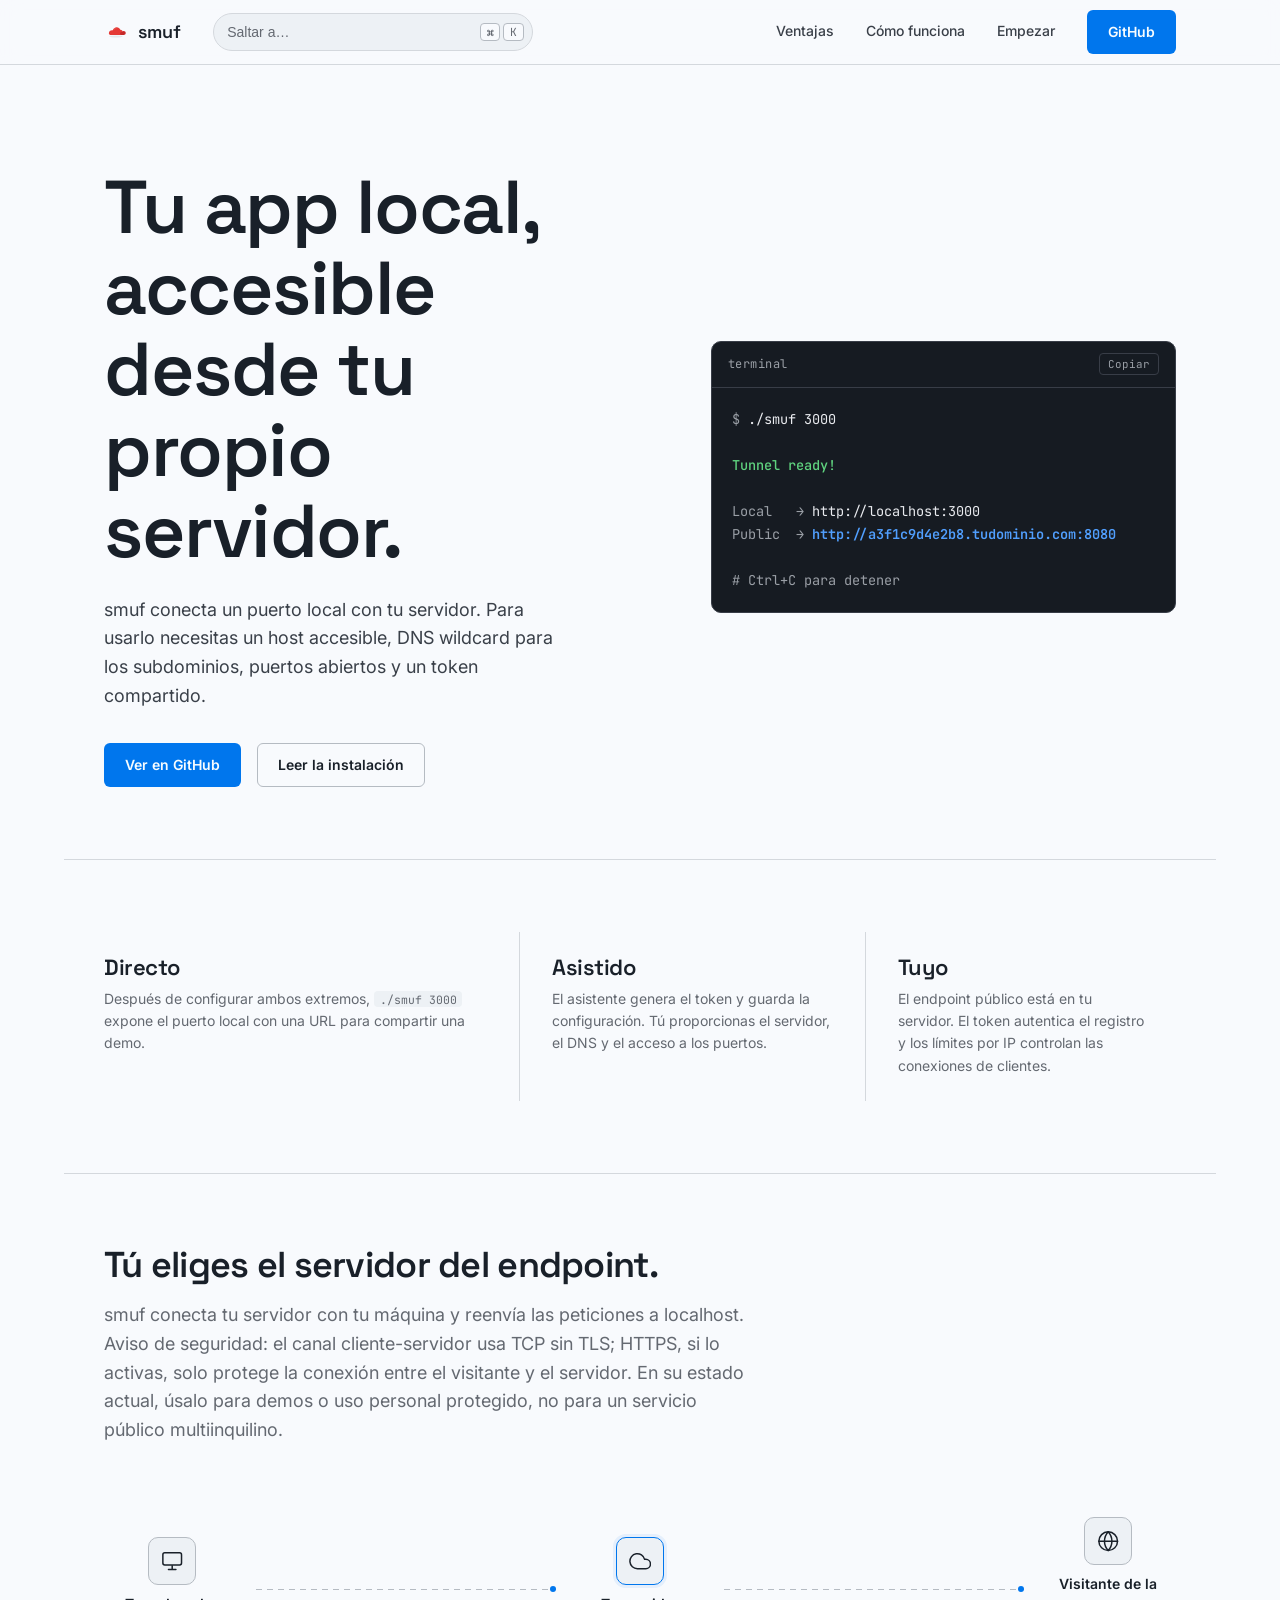
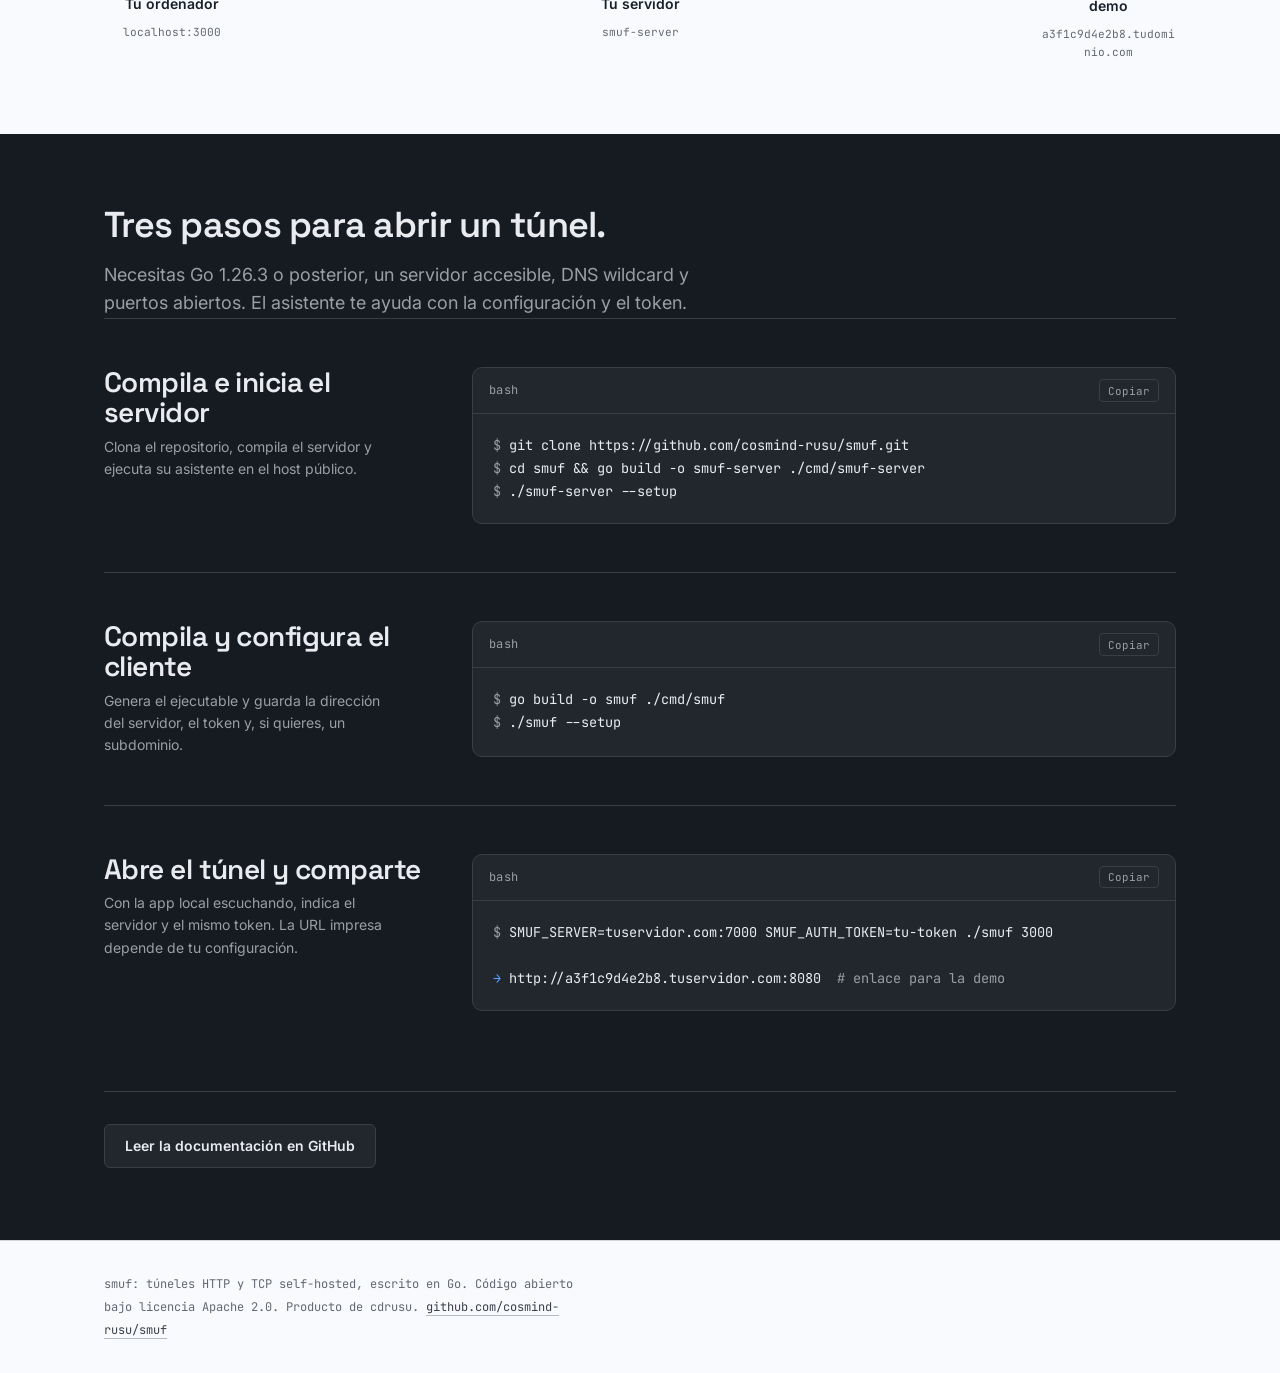
<file: web/index.html>
<!doctype html>
<html lang="es">
  <head>
    <meta charset="UTF-8" />
    <meta name="viewport" content="width=device-width, initial-scale=1, viewport-fit=cover" />
    <title>smuf: túneles HTTP y TCP self-hosted</title>
    <meta
      name="description"
      content="smuf expone servicios locales a través de tu propio servidor y dominio. Open source, self-hosted y escrito en Go."
    />
    <link rel="icon" href="logo.svg" type="image/svg+xml" />
    <link rel="preconnect" href="https://fonts.googleapis.com" />
    <link rel="preconnect" href="https://fonts.gstatic.com" crossorigin />
    <link
      href="https://fonts.googleapis.com/css2?family=Space+Grotesk:wght@500;600;700&family=Inter:wght@400;500;600&family=JetBrains+Mono:wght@400;500;600&display=swap"
      rel="stylesheet"
    />
    <link rel="stylesheet" href="tokens.css" />
    <style>
      /* Hallmark · genre: modern-minimal · macrostructure: Narrative Workflow · theme: Cobalt · enrichment: none · nav: N13 (adapted, command menu) · footer: Ft4 */

      * { box-sizing: border-box; }
      html, body { overflow-x: clip; }
      html { scroll-behavior: smooth; }

      body {
        margin: 0;
        background: var(--color-paper);
        color: var(--color-ink-2);
        font-family: var(--font-body);
        font-weight: 400;
        line-height: 1.6;
        -webkit-font-smoothing: antialiased;
      }

      h1, h2, h3 {
        font-family: var(--font-display);
        color: var(--color-ink);
        font-weight: 600;
        line-height: 1.08;
        letter-spacing: -0.02em;
        margin: 0;
        overflow-wrap: anywhere;
        min-width: 0;
      }

      p { margin: 0; }

      a { color: inherit; text-decoration: none; }

      .container {
        max-width: 72rem;
        margin-inline: auto;
        padding-inline: clamp(1.25rem, 4vw, 2.5rem);
      }

      .mono {
        font-family: var(--font-mono);
      }

      .visually-hidden {
        position: absolute; width: 1px; height: 1px; padding: 0; margin: -1px;
        overflow: hidden; clip: rect(0,0,0,0); white-space: nowrap; border: 0;
      }

      a:focus-visible,
      button:focus-visible,
      input:focus-visible {
        outline: 3px solid var(--color-focus);
        outline-offset: 2px;
      }

      /* ---------- reveal ---------- */
      /* content is visible by default; JS opts elements into the reveal effect
         once it confirms it can also flip them back on scroll */
      .js .reveal {
        opacity: 0;
        transform: translateY(10px);
        transition: opacity var(--dur-long) var(--ease-out),
                    transform var(--dur-long) var(--ease-out);
        transition-delay: calc(var(--i, 0) * 70ms);
      }
      .reveal.is-in { opacity: 1; transform: none; }

      @media (prefers-reduced-motion: reduce) {
        html { scroll-behavior: auto; }
        .reveal { transition: opacity 150ms linear !important; transform: none !important; opacity: 1 !important; }
      }

      /* ---------- buttons ---------- */
      .btn {
        display: inline-flex;
        align-items: center;
        justify-content: center;
        gap: 0.5rem;
        height: 44px;
        padding-inline: 1.25rem;
        border-radius: var(--radius-btn);
        font-family: var(--font-body);
        font-weight: 600;
        font-size: var(--text-sm);
        white-space: nowrap;
        border: 1px solid transparent;
        cursor: pointer;
        transition: background-color var(--dur-short) var(--ease-out),
                    border-color var(--dur-short) var(--ease-out),
                    transform var(--dur-micro) var(--ease-out);
      }
      .btn:active { transform: translateY(1px); }
      .btn--primary {
        background: var(--color-accent);
        color: var(--color-accent-ink);
      }
      .btn--primary:hover { background: var(--color-accent-hover); }
      .btn--ghost {
        background: transparent;
        border-color: var(--color-rule-2);
        color: var(--color-ink);
      }
      .btn--ghost:hover { border-color: var(--color-accent); color: var(--color-accent); }
      .btn--on-graphite {
        background: var(--color-graphite-2);
        border-color: var(--color-graphite-rule);
        color: var(--color-on-graphite);
      }
      .btn--on-graphite:hover { border-color: var(--color-accent); color: var(--color-accent); }

      /* ============ NAV ============ */
      .nav {
        position: sticky;
        top: 0;
        z-index: var(--z-sticky);
        border-bottom: 1px solid var(--color-rule);
        background: oklch(98.5% 0.004 250 / 0.86);
        backdrop-filter: blur(10px);
        -webkit-backdrop-filter: blur(10px);
      }
      .nav__inner {
        max-width: 72rem;
        margin-inline: auto;
        padding-inline: clamp(1.25rem, 4vw, 2.5rem);
        height: 64px;
        display: flex;
        align-items: center;
        gap: var(--space-lg);
      }
      .nav__brand {
        display: inline-flex;
        align-items: center;
        gap: 0.6rem;
        font-family: var(--font-display);
        font-weight: 600;
        font-size: var(--text-md);
        color: var(--color-ink);
        white-space: nowrap;
      }
      .nav__brand img { width: 24px; height: 24px; }

      .searchpill {
        display: flex;
        align-items: center;
        gap: 0.6rem;
        height: 38px;
        padding: 0 0.5rem 0 0.85rem;
        background: var(--color-paper-2);
        border: 1px solid var(--color-rule);
        border-radius: var(--radius-pill);
        color: var(--color-muted);
        font-size: var(--text-sm);
        cursor: pointer;
        transition: border-color var(--dur-short) var(--ease-out);
        flex: 1;
        max-width: 20rem;
        min-width: 0;
      }
      .searchpill:hover { border-color: var(--color-rule-2); }
      .searchpill__text {
        overflow: hidden;
        text-overflow: ellipsis;
        white-space: nowrap;
      }
      .searchpill__kbd {
        margin-left: auto;
        display: flex;
        gap: 0.2rem;
        flex-shrink: 0;
      }
      .searchpill kbd, .cmdk kbd {
        font-family: var(--font-mono);
        font-size: 0.7rem;
        background: var(--color-paper);
        border: 1px solid var(--color-rule-2);
        border-radius: 4px;
        padding: 0.05rem 0.35rem;
        color: var(--color-muted);
      }

      .nav__right {
        display: flex;
        align-items: center;
        gap: var(--space-lg);
        margin-left: auto;
        flex-shrink: 0;
      }
      .nav__link {
        font-size: var(--text-sm);
        font-weight: 500;
        color: var(--color-ink-2);
        white-space: nowrap;
        border-bottom: 1px solid transparent;
        transition: border-color var(--dur-short) var(--ease-out), color var(--dur-short) var(--ease-out);
      }
      .nav__link:hover { color: var(--color-ink); border-color: var(--color-accent); }

      .nav__links {
        display: flex;
        align-items: center;
        gap: var(--space-lg);
      }
      @media (max-width: 52rem) {
        .nav__links { display: none; }
      }
      @media (max-width: 30rem) {
        .searchpill__text { display: none; }
        .searchpill { max-width: none; width: 40px; height: 40px; padding: 0; justify-content: center; }
        .searchpill__kbd { display: none; }
      }

      /* ============ command palette ============ */
      .cmdk {
        position: fixed;
        inset: 0;
        z-index: var(--z-modal);
        opacity: 0;
        visibility: hidden;
        transition: opacity var(--dur-short) var(--ease-out), visibility var(--dur-short) var(--ease-out);
      }
      .cmdk.is-open { opacity: 1; visibility: visible; }
      .cmdk__backdrop {
        position: absolute;
        inset: 0;
        background: oklch(20% 0.02 258 / 0.45);
      }
      .cmdk__panel {
        position: absolute;
        top: 14vh;
        left: 50%;
        transform: translateX(-50%) translateY(-8px) scale(0.98);
        width: min(32rem, calc(100vw - 2rem));
        max-height: 70vh;
        background: var(--color-paper);
        border: 1px solid var(--color-rule);
        border-radius: var(--radius-card);
        box-shadow: 0 12px 32px oklch(24% 0.02 258 / 0.18);
        overflow: hidden;
        transition: transform var(--dur-short) var(--ease-out);
        display: flex;
        flex-direction: column;
      }
      .cmdk.is-open .cmdk__panel { transform: translateX(-50%) translateY(0) scale(1); }
      .cmdk__field {
        display: flex;
        align-items: center;
        gap: 0.6rem;
        padding: 0.9rem 1rem;
        border-bottom: 1px solid var(--color-rule);
      }
      .cmdk__field input {
        flex: 1;
        min-width: 0;
        border: 0;
        outline: 0;
        font: 400 var(--text-md) / 1.4 var(--font-body);
        background: transparent;
        color: var(--color-ink);
      }
      .cmdk__results { padding: 0.5rem; overflow-y: auto; }
      .cmdk__group {
        font-family: var(--font-mono);
        font-size: 0.68rem;
        letter-spacing: 0.08em;
        text-transform: uppercase;
        color: var(--color-muted);
        padding: 0.5rem 0.6rem 0.25rem;
      }
      .cmdk__item {
        display: flex;
        align-items: center;
        justify-content: space-between;
        width: 100%;
        padding: 0.6rem 0.75rem;
        border-radius: 6px;
        border: 0;
        background: transparent;
        color: var(--color-ink-2);
        font: 500 var(--text-sm) / 1.4 var(--font-body);
        text-align: left;
        cursor: pointer;
      }
      .cmdk__item.is-active, .cmdk__item:hover { background: var(--color-paper-2); color: var(--color-ink); }
      .cmdk__foot {
        display: flex;
        gap: 1rem;
        padding: 0.6rem 1rem;
        border-top: 1px solid var(--color-rule);
        font-size: var(--text-xs);
        color: var(--color-muted);
      }
      .cmdk__foot span { display: flex; align-items: center; gap: 0.3rem; }

      /* ============ hero (0.0) ============ */
      .hero {
        padding-block: clamp(var(--space-2xl), 8vw, var(--space-4xl)) var(--space-2xl);
      }
      .hero__grid {
        display: grid;
        grid-template-columns: 1.15fr 1fr;
        gap: var(--space-2xl);
        align-items: center;
      }
      .hero__grid > div { min-width: 0; }
      @media (max-width: 60rem) {
        .hero__grid { grid-template-columns: 1fr; }
      }
      .hero h1 { font-size: var(--text-display); }
      .hero__lede {
        margin-top: var(--space-md);
        max-width: 42ch;
        font-size: var(--text-md);
        color: var(--color-ink-2);
      }
      .hero__ctas {
        margin-top: var(--space-lg);
        display: flex;
        flex-wrap: wrap;
        gap: var(--space-sm);
      }

      /* code card — no fake window chrome, typographic frame only */
      .code-card {
        background: var(--color-graphite);
        border-radius: var(--radius-card);
        overflow: hidden;
        border: 1px solid var(--color-graphite-rule);
        min-width: 0;
      }
      .code-card__label {
        display: flex;
        align-items: center;
        justify-content: space-between;
        padding: 0.7rem 1rem;
        border-bottom: 1px solid var(--color-graphite-rule);
        font-family: var(--font-mono);
        font-size: var(--text-xs);
        letter-spacing: 0.04em;
        color: var(--color-on-graphite-muted);
      }
      .code-card__copy {
        background: transparent;
        border: 1px solid var(--color-graphite-rule);
        color: var(--color-on-graphite-muted);
        border-radius: 4px;
        font-family: var(--font-mono);
        font-size: 0.68rem;
        padding: 0.2rem 0.5rem;
        cursor: pointer;
        transition: border-color var(--dur-short) var(--ease-out), color var(--dur-short) var(--ease-out);
      }
      .code-card__copy:hover { border-color: var(--color-accent); color: var(--color-accent); }
      .code-card pre {
        margin: 0;
        padding: 1.25rem;
        max-width: 100%;
        font-family: var(--font-mono);
        font-size: 0.85rem;
        line-height: 1.7;
        overflow-x: auto;
        color: var(--color-on-graphite);
      }
      .tok-muted { color: var(--color-on-graphite-muted); }
      .tok-accent { color: oklch(70% 0.17 256); font-weight: 600; }
      .tok-status { color: oklch(78% 0.16 150); font-weight: 500; }

      /* ============ value strip ============ */
      .values {
        padding-block: var(--space-2xl);
        border-top: 1px solid var(--color-rule);
      }
      .values__row {
        display: grid;
        grid-template-columns: 1.2fr 1fr 0.9fr;
        gap: 0;
      }
      .values__row > div { min-width: 0; }
      .values__item {
        padding: var(--space-md) var(--space-lg) var(--space-md) 0;
        border-inline-start: 1px solid var(--color-rule);
        padding-inline-start: var(--space-lg);
      }
      .values__item:first-child { border-inline-start: none; padding-inline-start: 0; }
      @media (max-width: 45rem) {
        .values__row { grid-template-columns: 1fr; gap: var(--space-md); }
        .values__item { border-inline-start: none !important; padding-inline-start: 0 !important; border-top: 1px solid var(--color-rule); padding-top: var(--space-md); }
        .values__item:first-child { border-top: none; padding-top: 0; }
      }
      .values__item h3 {
        font-size: var(--text-lg);
      }
      .values__item p {
        margin-top: var(--space-2xs);
        font-size: var(--text-sm);
        color: var(--color-muted);
      }
      .values__item code {
        font-family: var(--font-mono);
        font-size: 0.82em;
        background: var(--color-paper-2);
        border-radius: 4px;
        padding: 0.05rem 0.35rem;
      }

      /* ============ diagram (how) ============ */
      .how {
        padding-block: var(--space-2xl);
        border-top: 1px solid var(--color-rule);
      }
      .how__head { max-width: 40rem; }
      .how__head h2 { font-size: var(--text-2xl); }
      .how__head p { margin-top: var(--space-sm); color: var(--color-muted); font-size: var(--text-md); }

      .diagram {
        margin-top: var(--space-2xl);
        display: flex;
        align-items: center;
        gap: var(--space-sm);
      }
      .diagram__node {
        flex-shrink: 0;
        display: flex;
        flex-direction: column;
        align-items: center;
        gap: var(--space-2xs);
        text-align: center;
        width: 8.5rem;
      }
      .diagram__icon {
        width: 3rem;
        height: 3rem;
        border-radius: var(--radius-card);
        border: 1px solid var(--color-rule-2);
        display: flex;
        align-items: center;
        justify-content: center;
        background: var(--color-paper-2);
      }
      .diagram__node--mid .diagram__icon {
        border-color: var(--color-accent);
        box-shadow: 0 0 0 3px oklch(58% 0.20 256 / 0.08);
      }
      .diagram__icon svg { width: 1.4rem; height: 1.4rem; stroke: var(--color-ink); fill: none; stroke-width: 1.6; stroke-linecap: round; stroke-linejoin: round; }
      .diagram__label { font-size: var(--text-sm); font-weight: 600; color: var(--color-ink); }
      .diagram__sub { font-family: var(--font-mono); font-size: 0.7rem; color: var(--color-muted); overflow-wrap: anywhere; }

      .diagram__link {
        flex: 1;
        min-width: 1.5rem;
        height: 1px;
        background: repeating-linear-gradient(90deg, var(--color-rule-2) 0 6px, transparent 6px 11px);
        position: relative;
      }
      .diagram__link::after {
        content: '';
        position: absolute;
        right: 0;
        top: 50%;
        width: 6px;
        height: 6px;
        border-radius: 999px;
        background: var(--color-accent);
        transform: translateY(-50%);
      }
      @media (max-width: 40rem) {
        .diagram { flex-direction: column; }
        .diagram__link { width: 1px; height: 2rem; }
        .diagram__link::after { right: 50%; top: auto; bottom: 0; transform: translateX(50%); }
      }

      /* ============ quickstart — the one graphite band ============ */
      .quickstart {
        background: var(--color-graphite);
        color: var(--color-on-graphite);
        padding-block: var(--space-2xl);
      }
      .quickstart__head { max-width: 40rem; }
      .quickstart__head h2 { color: var(--color-on-graphite); font-size: var(--text-2xl); }
      .quickstart__head p { margin-top: var(--space-sm); color: var(--color-on-graphite-muted); font-size: var(--text-md); }

      .stage {
        display: grid;
        grid-template-columns: 20rem 1fr;
        gap: var(--space-xl);
        padding-block: var(--space-xl);
        border-top: 1px solid var(--color-graphite-rule);
      }
      .stage > div { min-width: 0; }
      @media (max-width: 55rem) {
        .stage { grid-template-columns: 1fr; gap: var(--space-md); }
      }
      .stage h3 {
        color: var(--color-on-graphite);
        font-size: var(--text-xl);
      }
      .stage p {
        margin-top: var(--space-2xs);
        color: var(--color-on-graphite-muted);
        font-size: var(--text-sm);
        max-width: 32ch;
      }
      .stage .code-card { background: var(--color-graphite-2); }
      .stage .code-card__label, .stage .code-card { border-color: var(--color-graphite-rule); }

      .quickstart__cta {
        margin-top: var(--space-lg);
        padding-top: var(--space-lg);
        border-top: 1px solid var(--color-graphite-rule);
      }

      /* ============ footer — Ft4 dense typographic ============ */
      .foot {
        border-top: 1px solid var(--color-rule);
        padding-block: var(--space-lg);
      }
      .foot p {
        font-family: var(--font-mono);
        font-size: var(--text-xs);
        color: var(--color-muted);
        line-height: 1.9;
        max-width: 68ch;
      }
      .foot a { color: var(--color-ink-2); border-bottom: 1px solid var(--color-rule-2); }
      .foot a:hover { color: var(--color-accent); border-color: var(--color-accent); }
    </style>
  </head>
  <body>

    <!-- NAV -->
    <header class="nav" id="top">
      <div class="nav__inner">
        <a class="nav__brand" href="#top">
          <img src="logo.svg" alt="" />
          smuf
        </a>
        <button class="searchpill" id="searchpill" aria-haspopup="dialog" aria-label="Abrir menú de comandos">
          <span class="searchpill__text">Saltar a…</span>
          <span class="searchpill__kbd"><kbd>⌘</kbd><kbd>K</kbd></span>
        </button>
        <div class="nav__right">
          <nav class="nav__links">
            <a class="nav__link" href="#values">Ventajas</a>
            <a class="nav__link" href="#how">Cómo funciona</a>
            <a class="nav__link" href="#start">Empezar</a>
          </nav>
          <a class="btn btn--primary" href="https://github.com/cosmind-rusu/smuf" target="_blank" rel="noopener">GitHub</a>
        </div>
      </div>
    </header>

    <!-- command palette -->
    <div class="cmdk" id="cmdk" aria-hidden="true">
      <div class="cmdk__backdrop" data-cmdk-close></div>
      <div class="cmdk__panel" role="dialog" aria-modal="true" aria-label="Menú de comandos">
        <div class="cmdk__field">
          <input id="cmdk-input" type="text" placeholder="Saltar a una sección o ejecutar un comando…" autocomplete="off" />
          <kbd>esc</kbd>
        </div>
        <div class="cmdk__results" id="cmdk-results">
          <p class="cmdk__group">Ir a</p>
          <button class="cmdk__item is-active" data-href="#top">Inicio</button>
          <button class="cmdk__item" data-href="#values">Ventajas</button>
          <button class="cmdk__item" data-href="#how">Cómo funciona</button>
          <button class="cmdk__item" data-href="#start">Empezar</button>
          <p class="cmdk__group">Acciones</p>
          <button class="cmdk__item" data-copy="./smuf-server --setup">Copiar: configurar servidor</button>
          <button class="cmdk__item" data-copy="SMUF_SERVER=tuservidor.com:7000 SMUF_AUTH_TOKEN=tu-token ./smuf 3000">Copiar: abrir túnel</button>
          <button class="cmdk__item" data-external="https://github.com/cosmind-rusu/smuf">Abrir en GitHub ↗</button>
        </div>
        <div class="cmdk__foot">
          <span><kbd>↑</kbd><kbd>↓</kbd> navegar</span>
          <span><kbd>↵</kbd> abrir</span>
          <span><kbd>esc</kbd> cerrar</span>
        </div>
      </div>
    </div>

    <main>

      <!-- HERO -->
      <section class="hero container">
        <div class="hero__grid">
          <div class="reveal" style="--i:0">
            <h1>Tu app local, accesible desde tu propio servidor.</h1>
            <p class="hero__lede">
              smuf conecta un puerto local con tu servidor. Para usarlo necesitas un host accesible,
              DNS wildcard para los subdominios, puertos abiertos y un token compartido.
            </p>
            <div class="hero__ctas">
              <a class="btn btn--primary" href="https://github.com/cosmind-rusu/smuf" target="_blank" rel="noopener">Ver en GitHub</a>
              <a class="btn btn--ghost" href="#start">Leer la instalación</a>
            </div>
          </div>

          <div class="reveal" style="--i:1">
            <div class="code-card">
              <div class="code-card__label">
                <span>terminal</span>
                <button class="code-card__copy" type="button" data-copy-target="hero-cmd">Copiar</button>
              </div>
              <pre id="hero-cmd"><span class="tok-muted">$</span> ./smuf 3000

<span class="tok-status">Tunnel ready!</span>

<span class="tok-muted">Local   →</span> http://localhost:3000
<span class="tok-muted">Public  →</span> <span class="tok-accent">http://a3f1c9d4e2b8.tudominio.com:8080</span>

<span class="tok-muted"># Ctrl+C para detener</span></pre>
            </div>
          </div>
        </div>
      </section>

      <!-- VALUE STRIP -->
      <section class="values container" id="values">
        <div class="values__row">
          <div class="values__item reveal" style="--i:0">
            <h3>Directo</h3>
            <p>Después de configurar ambos extremos, <code>./smuf 3000</code> expone el puerto local con una URL para compartir una demo.</p>
          </div>
          <div class="values__item reveal" style="--i:1">
            <h3>Asistido</h3>
            <p>El asistente genera el token y guarda la configuración. Tú proporcionas el servidor, el DNS y el acceso a los puertos.</p>
          </div>
          <div class="values__item reveal" style="--i:2">
            <h3>Tuyo</h3>
            <p>El endpoint público está en tu servidor. El token autentica el registro y los límites por IP controlan las conexiones de clientes.</p>
          </div>
        </div>
      </section>

      <!-- CÓMO FUNCIONA -->
      <section class="how container" id="how">
        <div class="how__head reveal" style="--i:0">
          <h2>Tú eliges el servidor del endpoint.</h2>
          <p>smuf conecta tu servidor con tu máquina y reenvía las peticiones a localhost. Aviso de seguridad: el canal cliente-servidor usa TCP sin TLS; HTTPS, si lo activas, solo protege la conexión entre el visitante y el servidor. En su estado actual, úsalo para demos o uso personal protegido, no para un servicio público multiinquilino.</p>
        </div>
        <div class="diagram reveal" style="--i:1">
          <div class="diagram__node">
            <div class="diagram__icon"><svg viewBox="0 0 24 24"><rect x="2" y="3" width="20" height="13" rx="2"/><path d="M8 21h8M12 17v4"/></svg></div>
            <span class="diagram__label">Tu ordenador</span>
            <span class="diagram__sub">localhost:3000</span>
          </div>
          <div class="diagram__link"></div>
          <div class="diagram__node diagram__node--mid">
            <div class="diagram__icon"><svg viewBox="0 0 24 24"><path d="M18 10h-1.26A8 8 0 1 0 9 20h9a5 5 0 0 0 0-10z"/></svg></div>
            <span class="diagram__label">Tu servidor</span>
            <span class="diagram__sub">smuf-server</span>
          </div>
          <div class="diagram__link"></div>
          <div class="diagram__node">
            <div class="diagram__icon"><svg viewBox="0 0 24 24"><circle cx="12" cy="12" r="10"/><path d="M2 12h20M12 2a15.3 15.3 0 0 1 4 10 15.3 15.3 0 0 1-4 10 15.3 15.3 0 0 1-4-10 15.3 15.3 0 0 1 4-10z"/></svg></div>
            <span class="diagram__label">Visitante de la demo</span>
            <span class="diagram__sub">a3f1c9d4e2b8.tudominio.com</span>
          </div>
        </div>
      </section>

      <!-- QUICKSTART: the one graphite band, narrative-workflow stages -->
      <section class="quickstart" id="start">
        <div class="container">
          <div class="quickstart__head reveal" style="--i:0">
            <h2>Tres pasos para abrir un túnel.</h2>
            <p>Necesitas Go 1.26.3 o posterior, un servidor accesible, DNS wildcard y puertos abiertos. El asistente te ayuda con la configuración y el token.</p>
          </div>

          <div class="stage reveal" style="--i:1">
            <div>
              <h3>Compila e inicia el servidor</h3>
              <p>Clona el repositorio, compila el servidor y ejecuta su asistente en el host público.</p>
            </div>
            <div class="code-card">
              <div class="code-card__label">
                <span>bash</span>
                <button class="code-card__copy" type="button" data-copy-target="stage-1">Copiar</button>
              </div>
              <pre id="stage-1"><span class="tok-muted">$</span> git clone https://github.com/cosmind-rusu/smuf.git
<span class="tok-muted">$</span> cd smuf &amp;&amp; go build -o smuf-server ./cmd/smuf-server
<span class="tok-muted">$</span> ./smuf-server --setup</pre>
            </div>
          </div>

          <div class="stage reveal" style="--i:2">
            <div>
              <h3>Compila y configura el cliente</h3>
              <p>Genera el ejecutable y guarda la dirección del servidor, el token y, si quieres, un subdominio.</p>
            </div>
            <div class="code-card">
              <div class="code-card__label">
                <span>bash</span>
                <button class="code-card__copy" type="button" data-copy-target="stage-2">Copiar</button>
              </div>
              <pre id="stage-2"><span class="tok-muted">$</span> go build -o smuf ./cmd/smuf
<span class="tok-muted">$</span> ./smuf --setup</pre>
            </div>
          </div>

          <div class="stage reveal" style="--i:3">
            <div>
              <h3>Abre el túnel y comparte</h3>
              <p>Con la app local escuchando, indica el servidor y el mismo token. La URL impresa depende de tu configuración.</p>
            </div>
            <div class="code-card">
              <div class="code-card__label">
                <span>bash</span>
                <button class="code-card__copy" type="button" data-copy-target="stage-3">Copiar</button>
              </div>
              <pre id="stage-3"><span class="tok-muted">$</span> SMUF_SERVER=tuservidor.com:7000 SMUF_AUTH_TOKEN=tu-token ./smuf 3000

<span class="tok-accent">→</span> http://a3f1c9d4e2b8.tuservidor.com:8080  <span class="tok-muted"># enlace para la demo</span></pre>
            </div>
          </div>

          <div class="quickstart__cta reveal" style="--i:4">
            <a class="btn btn--on-graphite" href="https://github.com/cosmind-rusu/smuf" target="_blank" rel="noopener">Leer la documentación en GitHub</a>
          </div>
        </div>
      </section>

    </main>

    <!-- FOOTER: Ft4 dense typographic -->
    <footer class="foot">
      <div class="container">
        <p>
          smuf: túneles HTTP y TCP self-hosted, escrito en Go. Código abierto bajo licencia Apache 2.0.
          Producto de cdrusu. <a href="https://github.com/cosmind-rusu/smuf" target="_blank" rel="noopener">github.com/cosmind-rusu/smuf</a>
        </p>
      </div>
    </footer>

    <script>
      document.documentElement.classList.add('js');

      // reveal-on-scroll — one orchestrated entrance, no repeats
      var io = new IntersectionObserver(function (entries) {
        entries.forEach(function (e) {
          if (e.isIntersecting) { e.target.classList.add('is-in'); io.unobserve(e.target); }
        });
      }, { threshold: 0.15 });
      document.querySelectorAll('.reveal').forEach(function (el) { io.observe(el); });

      // copy-to-clipboard — silent success, no toast
      function wireCopy(btn, getText) {
        btn.addEventListener('click', function () {
          var text = getText();
          navigator.clipboard && navigator.clipboard.writeText(text).catch(function () {});
          var original = btn.textContent;
          btn.textContent = 'Copiado';
          setTimeout(function () { btn.textContent = original; }, 1400);
        });
      }
      document.querySelectorAll('[data-copy-target]').forEach(function (btn) {
        var target = document.getElementById(btn.getAttribute('data-copy-target'));
        wireCopy(btn, function () { return target ? target.textContent.trim() : ''; });
      });

      // command palette
      var cmdk = document.getElementById('cmdk');
      var input = document.getElementById('cmdk-input');
      var results = document.getElementById('cmdk-results');
      var pill = document.getElementById('searchpill');
      var lastFocused = null;

      function openCmdk() {
        lastFocused = document.activeElement;
        cmdk.classList.add('is-open');
        cmdk.setAttribute('aria-hidden', 'false');
        document.body.style.overflow = 'hidden';
        setTimeout(function () { input.focus(); }, 0);
      }
      function closeCmdk() {
        cmdk.classList.remove('is-open');
        cmdk.setAttribute('aria-hidden', 'true');
        document.body.style.overflow = '';
        input.value = '';
        if (lastFocused) lastFocused.focus();
      }
      function items() { return Array.prototype.slice.call(results.querySelectorAll('.cmdk__item')).filter(function (i) { return i.style.display !== 'none'; }); }
      function setActive(idx) {
        var list = items();
        list.forEach(function (i) { i.classList.remove('is-active'); });
        if (list[idx]) list[idx].classList.add('is-active');
      }
      function activate(el) {
        if (!el) return;
        if (el.dataset.href) { closeCmdk(); document.querySelector(el.dataset.href).scrollIntoView({ behavior: 'smooth' }); }
        else if (el.dataset.copy) { navigator.clipboard && navigator.clipboard.writeText(el.dataset.copy).catch(function () {}); closeCmdk(); }
        else if (el.dataset.external) { window.open(el.dataset.external, '_blank', 'noopener'); closeCmdk(); }
      }

      pill.addEventListener('click', openCmdk);
      cmdk.querySelector('[data-cmdk-close]').addEventListener('click', closeCmdk);
      results.querySelectorAll('.cmdk__item').forEach(function (el) {
        el.addEventListener('click', function () { activate(el); });
      });

      input.addEventListener('input', function () {
        var q = input.value.trim().toLowerCase();
        results.querySelectorAll('.cmdk__item').forEach(function (el) {
          el.style.display = el.textContent.toLowerCase().indexOf(q) === -1 ? 'none' : '';
        });
        setActive(0);
      });

      document.addEventListener('keydown', function (e) {
        var isK = (e.key === 'k' || e.key === 'K') && (e.metaKey || e.ctrlKey);
        if (isK) { e.preventDefault(); cmdk.classList.contains('is-open') ? closeCmdk() : openCmdk(); return; }
        if (!cmdk.classList.contains('is-open')) return;
        if (e.key === 'Escape') { closeCmdk(); }
        else if (e.key === 'ArrowDown') { e.preventDefault(); var list = items(); var idx = list.findIndex(function (i) { return i.classList.contains('is-active'); }); setActive(Math.min(idx + 1, list.length - 1)); }
        else if (e.key === 'ArrowUp') { e.preventDefault(); var list2 = items(); var idx2 = list2.findIndex(function (i) { return i.classList.contains('is-active'); }); setActive(Math.max(idx2 - 1, 0)); }
        else if (e.key === 'Enter') { e.preventDefault(); activate(results.querySelector('.cmdk__item.is-active')); }
      });
    </script>
  </body>
</html>
</file>
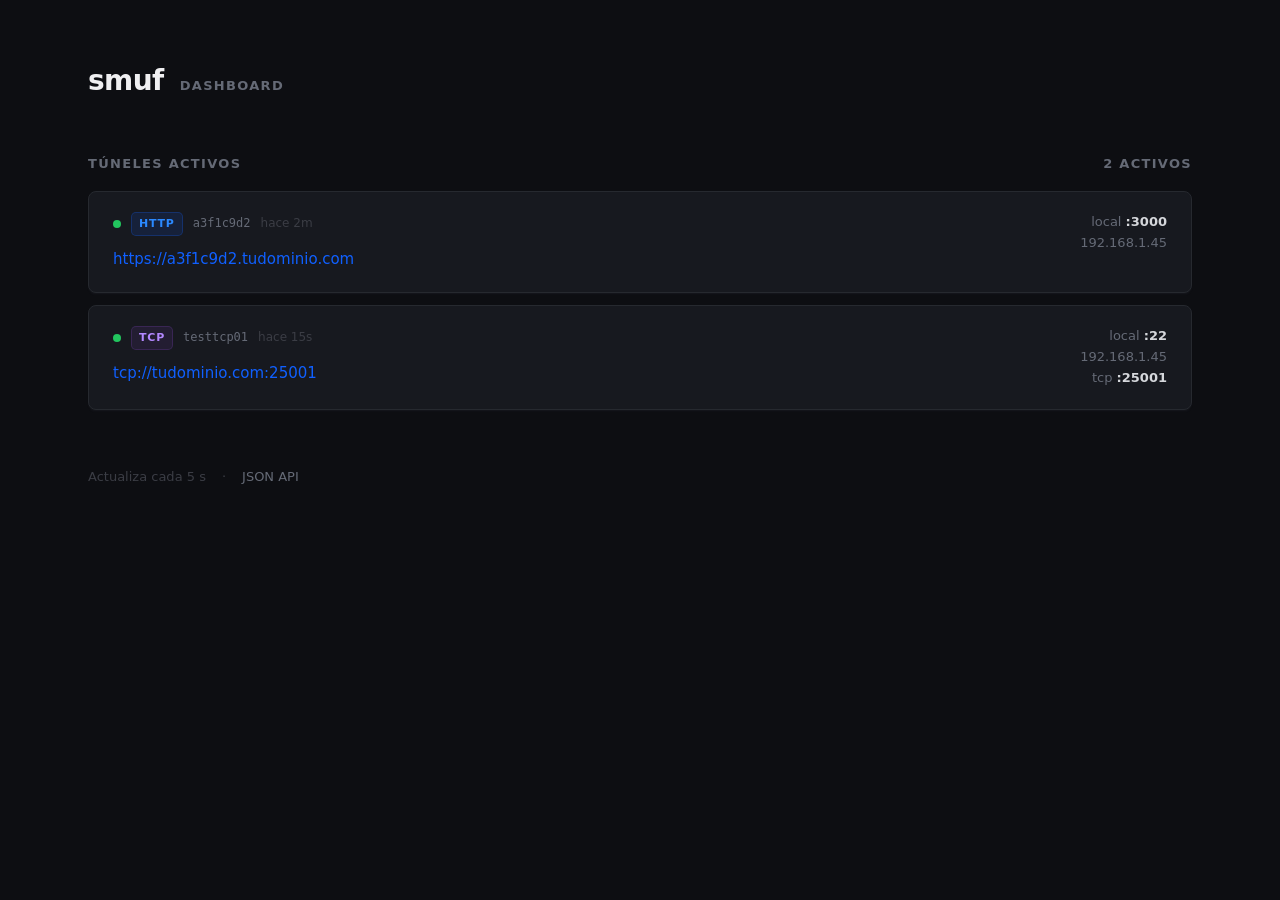
<file: web/dashboard-preview.html>
<!DOCTYPE html>
<html lang="es">
<head>
<meta charset="UTF-8">
<meta name="viewport" content="width=device-width, initial-scale=1.0">
<title>smuf · dashboard</title>
<style>
  :root{
    --bg-deep:#0d0e12;
    --bg-surface:#15181e;
    --bg-card:#17191f;
    --border:#26292f;
    --text-primary:#efeff1;
    --text-secondary:#d5d7db;
    --text-muted:#656a76;
    --text-faint:#3b3d45;
    --accent:#1060ff;
    --accent-hover:#2b89ff;
    --accent-danger:#e53e3e;
    --success:#22c55e;
    --shadow:rgba(97,104,117,0.05) 0px 1px 1px, rgba(97,104,117,0.05) 0px 2px 2px;
  }
  *{box-sizing:border-box;margin:0;padding:0}
  body{
    background:var(--bg-deep);
    color:var(--text-primary);
    font-family:system-ui,-apple-system,BlinkMacSystemFont,"Segoe UI",Helvetica,Arial,sans-serif;
    font-size:16px;
    line-height:1.63;
    min-height:100vh;
    -webkit-font-smoothing:antialiased;
  }
  .wrap{max-width:1152px;margin:0 auto;padding:64px 24px}
  /* Header */
  .header{display:flex;align-items:baseline;gap:16px;margin-bottom:56px}
  .logo{
    font-family:ui-sans-serif,system-ui,-apple-system,BlinkMacSystemFont,"Segoe UI",Roboto,sans-serif;
    font-size:28px;font-weight:700;line-height:1.19;letter-spacing:-0.02em;
    color:var(--text-primary);
  }
  .sub{
    font-size:13px;font-weight:600;line-height:1.69;
    text-transform:uppercase;letter-spacing:1.3px;
    color:var(--text-muted);
  }
  /* Section label */
  .section-label{
    display:flex;align-items:center;justify-content:space-between;
    margin-bottom:16px;
  }
  .section-label span{
    font-size:13px;font-weight:600;line-height:1.69;
    text-transform:uppercase;letter-spacing:1.3px;
    color:var(--text-muted);
  }
  .count{font-size:13px;color:var(--text-faint);font-weight:500}
  /* Cards */
  .card-grid{display:flex;flex-direction:column;gap:12px}
  .card{
    background:var(--bg-card);
    border:1px solid var(--border);
    border-radius:8px;
    box-shadow:var(--shadow);
    padding:20px 24px;
    display:flex;align-items:flex-start;justify-content:space-between;gap:24px;
    transition:border-color .2s ease;
  }
  .card:hover{border-color:rgba(97,104,117,0.25)}
  .card-main{flex:1;min-width:0}
  .card-meta{display:flex;align-items:center;gap:10px;margin-bottom:10px;flex-wrap:wrap}
  .dot{width:8px;height:8px;border-radius:50%;background:var(--success);display:inline-block;flex-shrink:0}
  .badge{
    font-size:11px;font-weight:600;text-transform:uppercase;letter-spacing:0.8px;
    padding:2px 7px;border-radius:5px;
    background:rgba(16,96,255,0.12);color:var(--accent-hover);
    border:1px solid rgba(16,96,255,0.25);
  }
  .badge.tcp{background:rgba(123,66,188,0.12);color:#b388ff;border-color:rgba(123,66,188,0.25)}
  .idcode{font-size:12px;color:var(--text-muted);font-family:ui-monospace,SFMono-Regular,Menlo,Monaco,Consolas,monospace}
  .ago{font-size:12px;color:var(--text-faint)}
  .url{
    font-size:15px;color:var(--accent);text-decoration:none;
    word-break:break-all;font-weight:500;
  }
  .url:hover{color:var(--accent-hover);text-decoration:underline}
  .side{text-align:right;font-size:13px;color:var(--text-muted);flex-shrink:0;line-height:1.6}
  .side strong{color:var(--text-secondary);font-weight:600}
  /* Empty / error */
  .empty{color:var(--text-faint);font-size:15px;padding:24px 0}
  .error{color:var(--accent-danger);font-size:15px;padding:24px 0}
  /* Footer */
  .footer{margin-top:56px;display:flex;align-items:center;gap:16px;font-size:13px;color:var(--text-faint)}
  .footer a{color:var(--text-muted);text-decoration:none;font-weight:500}
  .footer a:hover{color:var(--text-secondary);text-decoration:underline}
  /* Responsive */
  @media (max-width:600px){
    .wrap{padding:40px 16px}
    .header{margin-bottom:36px}
    .logo{font-size:22px}
    .card{padding:16px;gap:16px;flex-direction:column}
    .side{text-align:left}
  }
</style>
</head>
<body>
<div class="wrap">
  <div class="header">
    <span class="logo">smuf</span>
    <span class="sub">dashboard</span>
  </div>
  <div class="section-label">
    <span>Túneles activos</span>
    <span class="count">2 activos</span>
  </div>
  <div class="card-grid">
    <div class="card">
      <div class="card-main">
        <div class="card-meta">
          <span class="dot"></span>
          <span class="badge">HTTP</span>
          <span class="idcode">a3f1c9d2</span>
          <span class="ago">hace 2m</span>
        </div>
        <a href="https://a3f1c9d2.tudominio.com" target="_blank" rel="noopener" class="url">https://a3f1c9d2.tudominio.com</a>
      </div>
      <div class="side">
        <div>local <strong>:3000</strong></div>
        <div>192.168.1.45</div>
      </div>
    </div>
    <div class="card">
      <div class="card-main">
        <div class="card-meta">
          <span class="dot"></span>
          <span class="badge tcp">TCP</span>
          <span class="idcode">testtcp01</span>
          <span class="ago">hace 15s</span>
        </div>
        <a href="#" class="url">tcp://tudominio.com:25001</a>
      </div>
      <div class="side">
        <div>local <strong>:22</strong></div>
        <div>192.168.1.45</div>
        <div>tcp <strong>:25001</strong></div>
      </div>
    </div>
  </div>
  <div class="footer">
    <span>Actualiza cada 5 s</span>
    <span>·</span>
    <a href="/_smuf/tunnels">JSON API</a>
  </div>
</div>
</body>
</html>
</file>
<file: web/tokens.css>
/* Hallmark · tokens · genre: modern-minimal · theme: Cobalt */
:root {
  /* Color — cool engineered paper, one electric-cobalt signal, one graphite dark band */
  --color-paper:        oklch(98.5% 0.004 250);
  --color-paper-2:      oklch(95.5% 0.007 252);
  --color-ink:          oklch(24% 0.02 258);
  --color-ink-2:        oklch(37% 0.018 257);
  --color-muted:        oklch(52% 0.014 257);
  --color-rule:         oklch(88% 0.008 255);
  --color-rule-2:       oklch(79% 0.012 255);
  --color-accent:       oklch(58% 0.20 256);
  --color-accent-hover: oklch(52% 0.21 256);
  --color-accent-ink:   oklch(99% 0.01 256);
  --color-focus:        oklch(58% 0.20 256);

  --color-graphite:      oklch(22% 0.016 260);
  --color-graphite-2:    oklch(27% 0.016 260);
  --color-graphite-rule: oklch(36% 0.018 260);
  --color-on-graphite:       oklch(94% 0.006 260);
  --color-on-graphite-muted: oklch(70% 0.012 260);

  /* Type */
  --font-display: "Space Grotesk", ui-sans-serif, system-ui, sans-serif;
  --font-body:    "Inter", ui-sans-serif, system-ui, sans-serif;
  --font-mono:    "JetBrains Mono", ui-monospace, "SFMono-Regular", monospace;

  --text-xs:      0.75rem;
  --text-sm:      0.875rem;
  --text-base:    1rem;
  --text-md:      1.125rem;
  --text-lg:      1.375rem;
  --text-xl:      1.75rem;
  --text-2xl:     2.25rem;
  --text-3xl:     2.75rem;
  --text-display: clamp(2.75rem, 4.6vw + 1rem, 4.75rem);
  --text-display-s: clamp(2.25rem, 3.4vw + 1rem, 3.4rem);

  /* Space — 4pt scale */
  --space-3xs: 0.25rem;
  --space-2xs: 0.5rem;
  --space-xs:  0.75rem;
  --space-sm:  1rem;
  --space-md:  1.5rem;
  --space-lg:  2rem;
  --space-xl:  3rem;
  --space-2xl: 4.5rem;
  --space-3xl: 7rem;
  --space-4xl: 10rem;

  /* Motion */
  --ease-out:    cubic-bezier(0.16, 1, 0.3, 1);
  --ease-in:     cubic-bezier(0.7, 0, 0.84, 0);
  --ease-in-out: cubic-bezier(0.65, 0, 0.35, 1);
  --dur-micro: 120ms;
  --dur-short: 220ms;
  --dur-long:  420ms;

  /* Radii */
  --radius-btn:  6px;
  --radius-card: 10px;
  --radius-pill: 999px;

  --z-base: 1;
  --z-raised: 10;
  --z-dropdown: 100;
  --z-sticky: 200;
  --z-modal: 400;
  --z-tooltip: 600;
}
</file>
